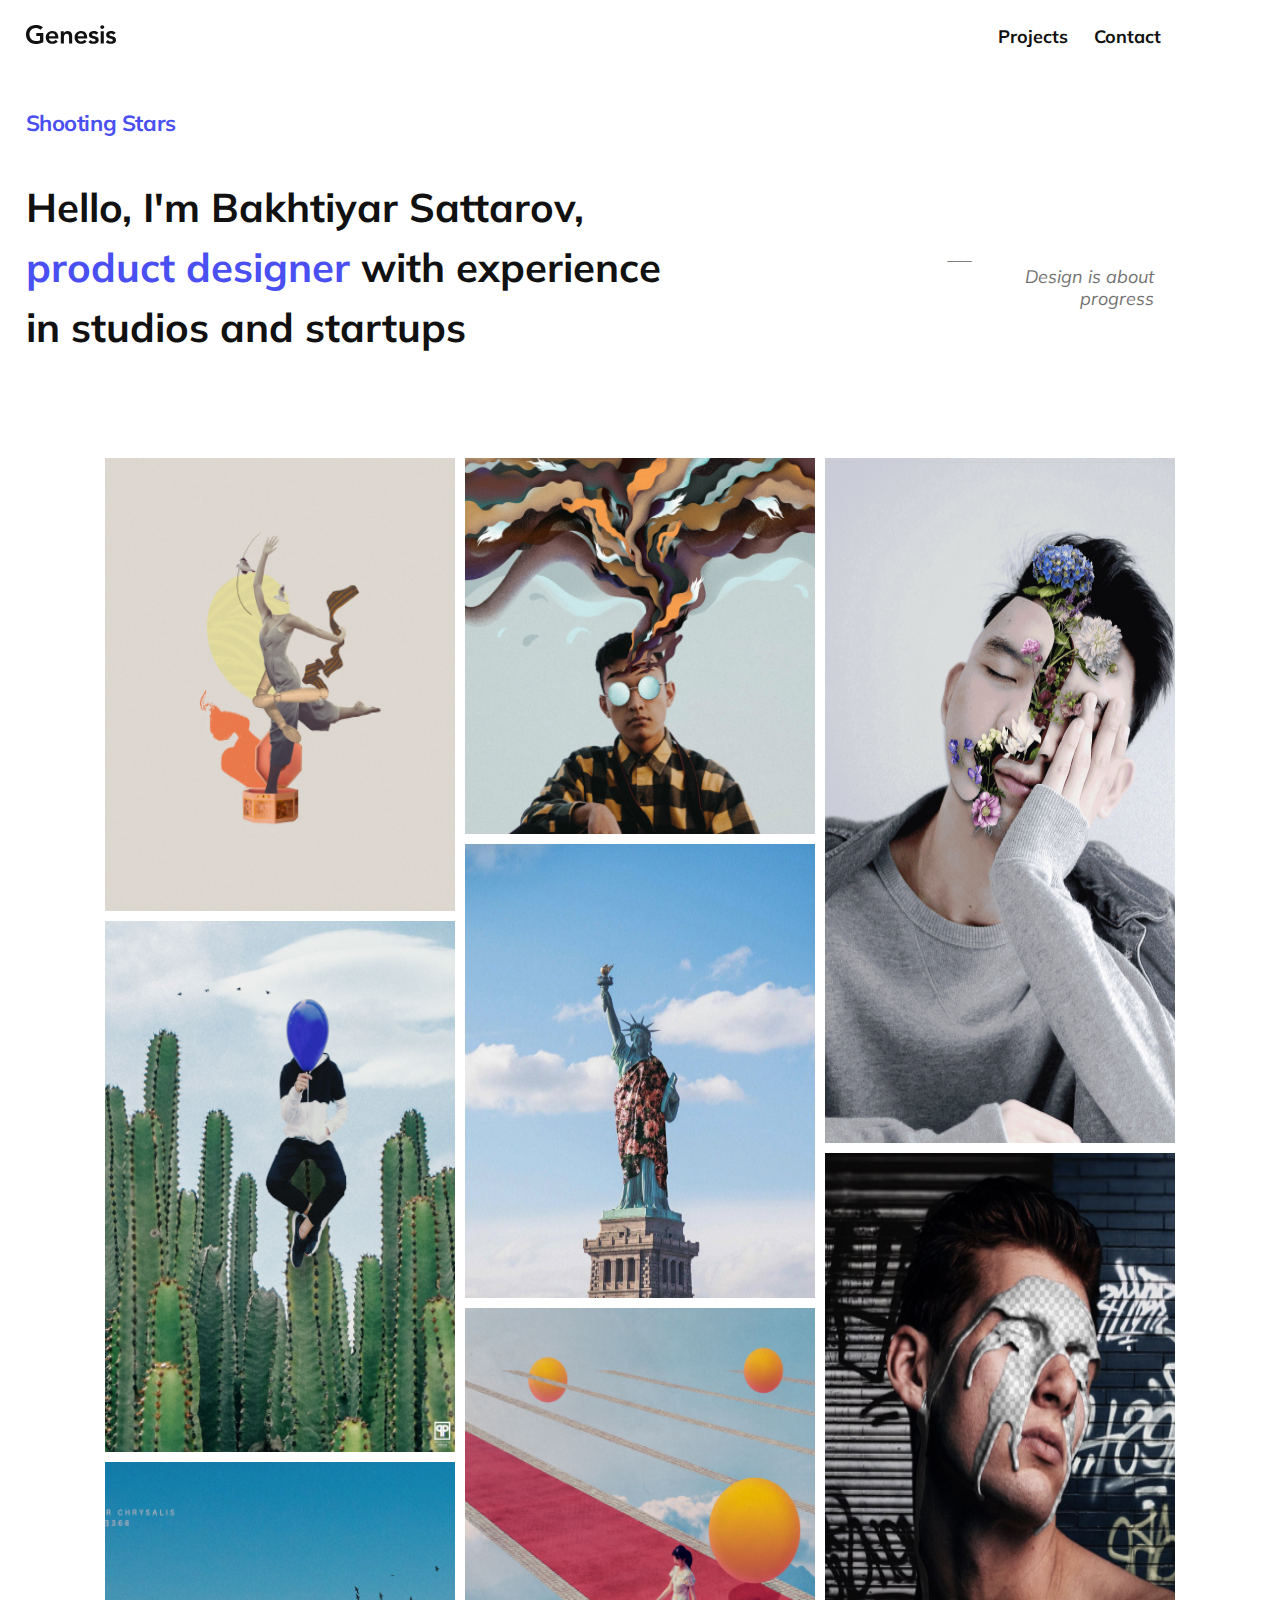
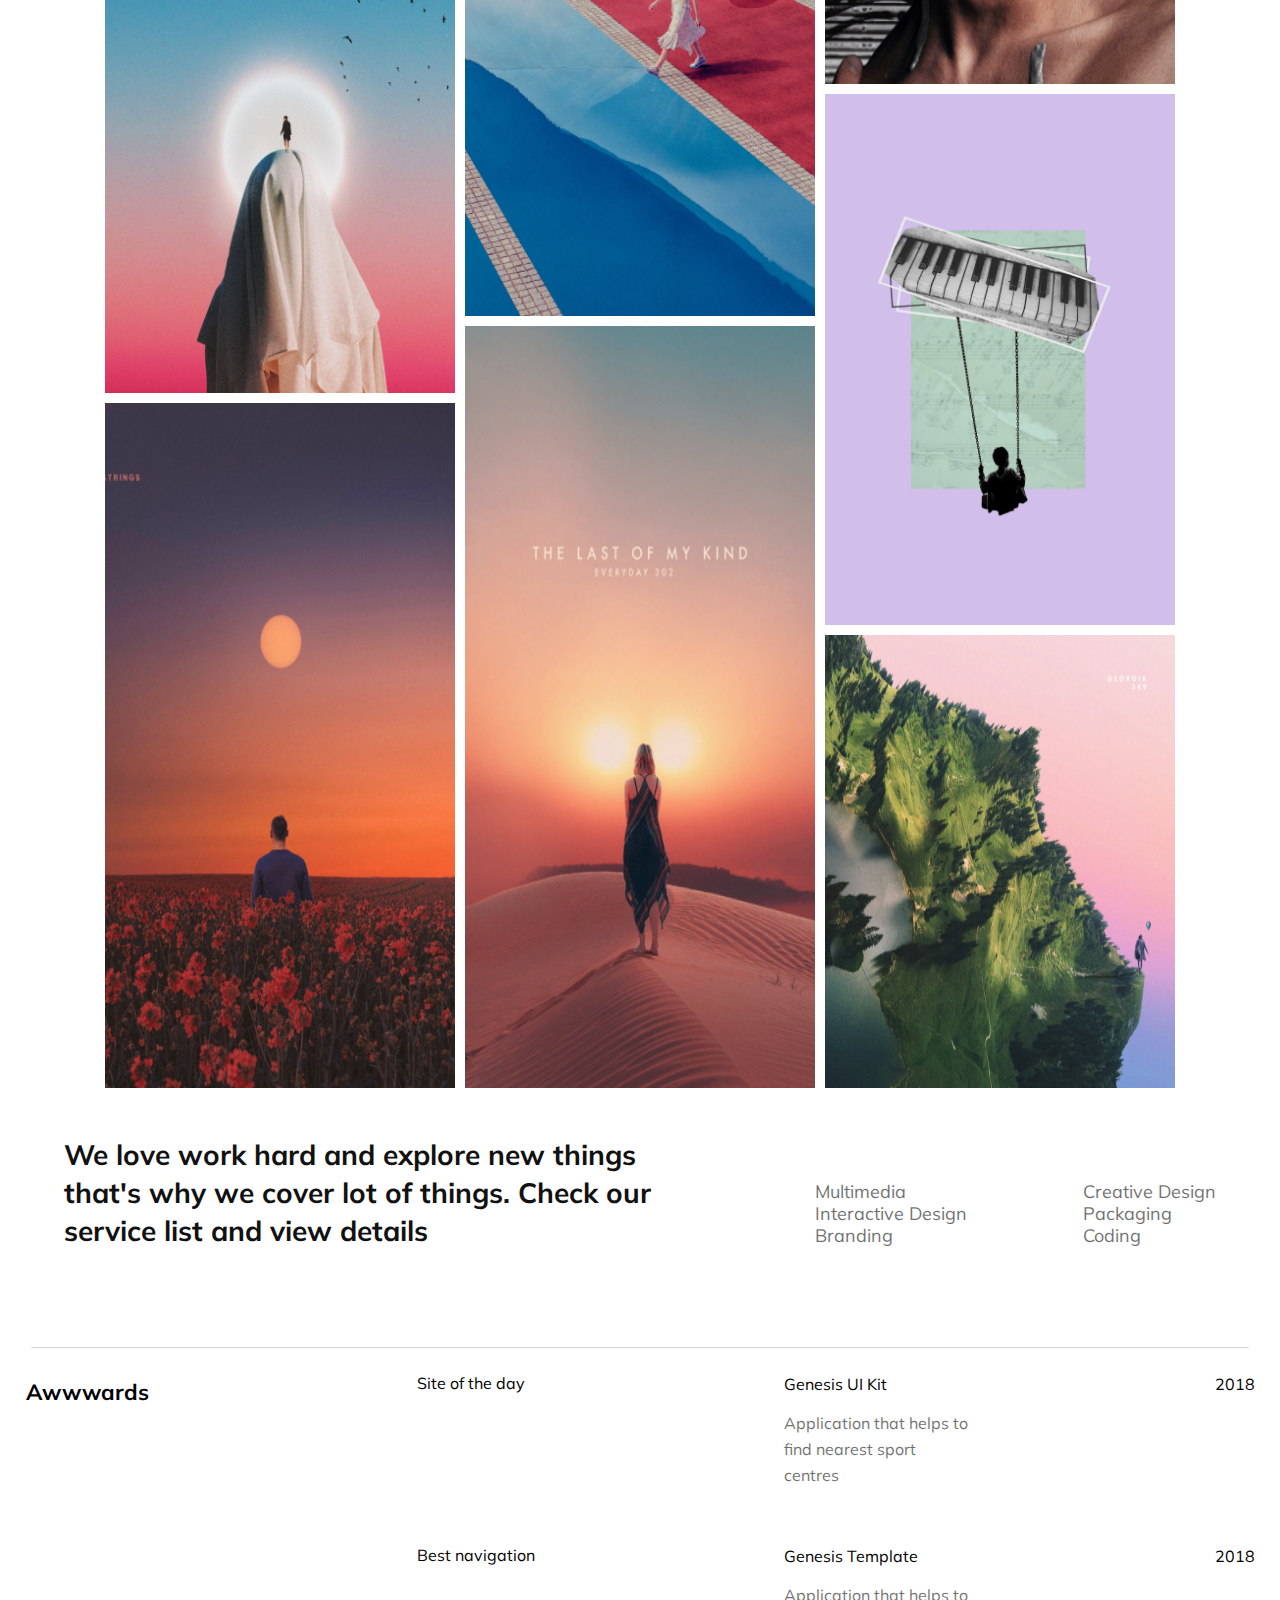
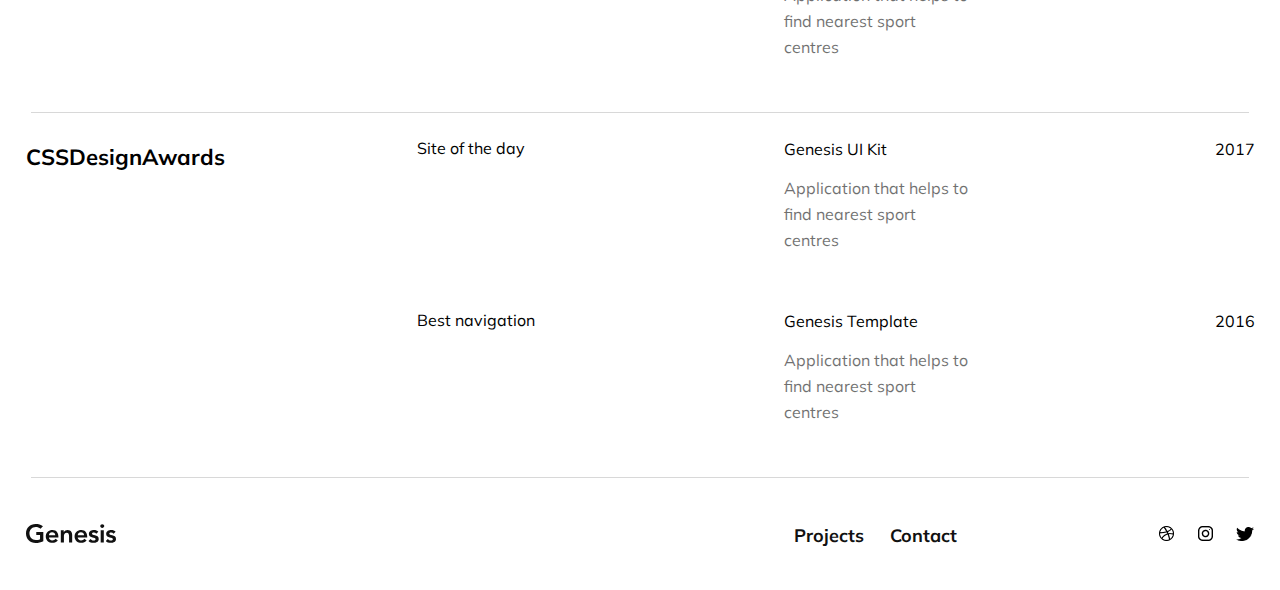
<file: index.html>
<!DOCTYPE html>
<html lang="en">
    <head>
        
        <meta charset="utf-8">
        <meta name="viewport" content="width=device-width, initial-scale=1.0">
        <link rel="preconnect" href="https://fonts.googleapis.com">
        <link rel="preconnect" href="https://fonts.gstatic.com" crossorigin>
        <link href="https://fonts.googleapis.com/css2?family=Mulish&display=swap" rel="stylesheet"> 
        <link rel="stylesheet" href="styles/normalize.css">
        <link rel="stylesheet" href="styles/index.css"> 
        <title>Genesis</title>
    </head>
<body>
    <div class="content-container">
     
        <nav class="header">
            
            <div>
               <a class="header-logo" href="#"><img src="images/Logo.svg" alt="logo"></a>
            </div>
            <div class="header-links">
            <ul> 
                <li><a class="header-text" href="pages/project-details.html">Projects</a></li>
                <li><a class="header-text" href="pages/contact.html">Contact</a></li>
            </ul>
            </div>
            
        </nav>
    </div>
    <div class="design">
    <div class="design-left">
    <div>
        <h2 class="main-title">Shooting Stars</h2>
        <p class="title-info">Hello, I'm Bakhtiyar Sattarov, <span class="colored-txt">product designer</span> with 
            experience in studios and startups</p>
    </div>
</div>
    
    <section class="design-right">
       <div>
        <p class="design-line">___</p>
        <p class="design-text">Design is about progress</p>
       </div>
    
    </section>
    </div>
        <section class="grid-position">
        <div class="collage-container">
            <div class="collage-img1 column-left collage1"><img src="images/Img1.png" alt="collage image"></div>
            <div class="collage-img2 column-middle collage2"><img src="images/Img2.png" alt="collage image"></div>
            <div class="collage-img3 column-right collage3"><img src="images/Img3.png" alt="collage image"></div>
            <div class="collage-img4 column-left collage4"><img src="images/Img4.png" alt="collage image"></div>
            <div class="collage-img5 column-middle collage5"><img src="images/Img5.png" alt="collage image"></div>
            <div class="collage-img6 column-right collage6"><img src="images/Img6.png" alt="collage image"></div>
            <div class="collage-img7 column-left collage7"><img src="images/Img7.png" alt="collage image"></div>
            <div class="collage-img8 column-middle collage8"><img src="images/Img8.png" alt="collage image"></div>
            <div class="collage-img9 column-right collage9"><img src="images/Img9.png" alt="collage image"></div>
            <div class="collage-img10 column-left collage10"><img src="images/Img10.png" alt="collage image"></div>
            <div class="collage-img11 column-middle collage11"><img src="images/Img11.png" alt="collage image"></div>
            <div class="collage-img12 column-right collage12"><img src="images/Img12.png" alt="collage image"></div>
        </div>
        </section>
       
        <div class="service">
            <h4 class="heading-text">We love work hard and explore new things that's why
                we cover lot of things. Check our service list and view details</h4>
        <div class="service-left">
         <ul class="services">
            <li><a class="service-1" href="#">Multimedia</a></li>
            <li><a class="service-2" href="#">Interactive Design</a></li>
            <li><a class="service-3" href="#">Branding</a></li>
         </ul>
        </div>
        <div class="service-right">
         <ul class="services">
            <li><a class="service-4" href="#">Creative Design</a></li>
            <li><a class="service-5" href="#">Packaging</a></li>
            <li><a class="service-6" href="#">Coding</a></li>
         </ul>
    </div>
    </div>
    <hr>
     <div class="awards">
            <div class="award">
            <p class="awards-main-txt">Awwwards</p>
            <p class="awards-bold-txt">Site of the day</p>
            <div class="award-text">
            <p class="awards-regular-txt">Genesis UI Kit</p>
            <p class="awards-light-txt">Application that helps to find nearest sport centres</p>
            </div>
            <p class="awards-year">2018</p>
    </div>
    <div class="award">
            <p class="awards-main-txt"></p>
            <p class="awards-bold-txt">Best navigation</p>
            <div class="award-text">
            <p class="awards-regular-txt">Genesis Template</p>
            <p class="awards-light-txt">Application that helps to find nearest sport centres</p>
            </div>
            <p class="awards-year">2018</p>
    </div>
     </div>
     
    <hr>
    <div class="awards"></div>
        <div class="award">
        <p class="awards-main-txt">CSSDesignAwards</p>
        <p class="awards-bold-txt">Site of the day</p>
        <div class="award-text">
        <p class="awards-regular-txt">Genesis UI Kit</p>
        <p class="awards-light-txt">Application that helps to find nearest sport centres</p>
        </div>
        <p class="awards-year">2017</p>
</div>
<div class="award">
        <p class="awards-main-txt"></p>
        <p class="awards-bold-txt">Best navigation</p>
        <div class="award-text">
        <p class="awards-regular-txt">Genesis Template</p>
        <p class="awards-light-txt">Application that helps to find nearest sport centres</p>
        </div>
        <p class="awards-year">2016</p>  
</div>
<hr>
    <footer>
        <div>
    <a class="footer-logo" href="#"><img src="images/Logo.svg" alt="logo"></a>
        </div>
        <div class="footer-text">
    <ul> 
        <li><a class="footer-links" href="pages/project-details.html">Projects</a></li>
        <li><a class="footer-links" href="pages/contact.html">Contact</a></li>
    </ul>
  <div class="footer-logos">
    <a href="#"><img src="images/dribbble-logo.png" alt="dribble logo"></a>
    <a href="#"><img src="images/instagram-logo.png" alt="instagram logo"></a>
    <a href="#"><img src="images/twitter-logo.png" alt="twitter logo"></a>
  </div>
</div>
</footer>

</body>
</html>
</file>
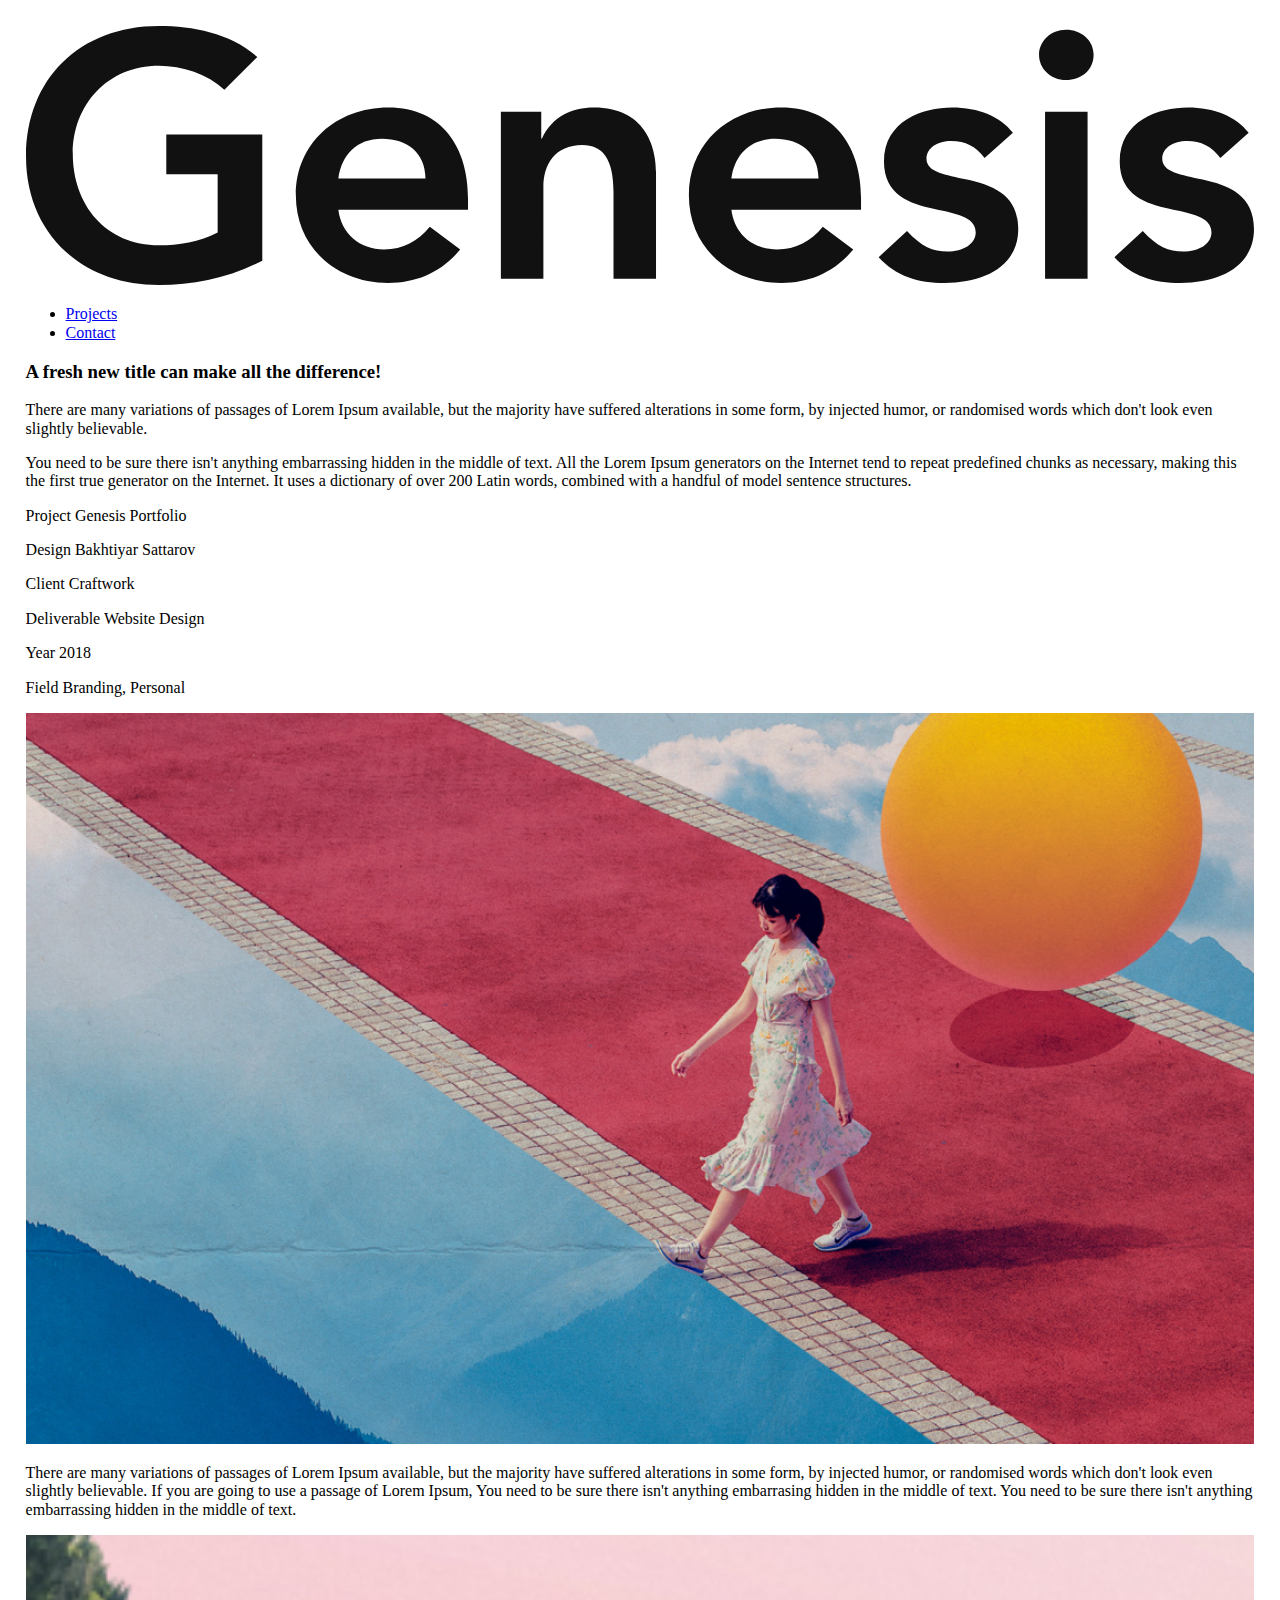
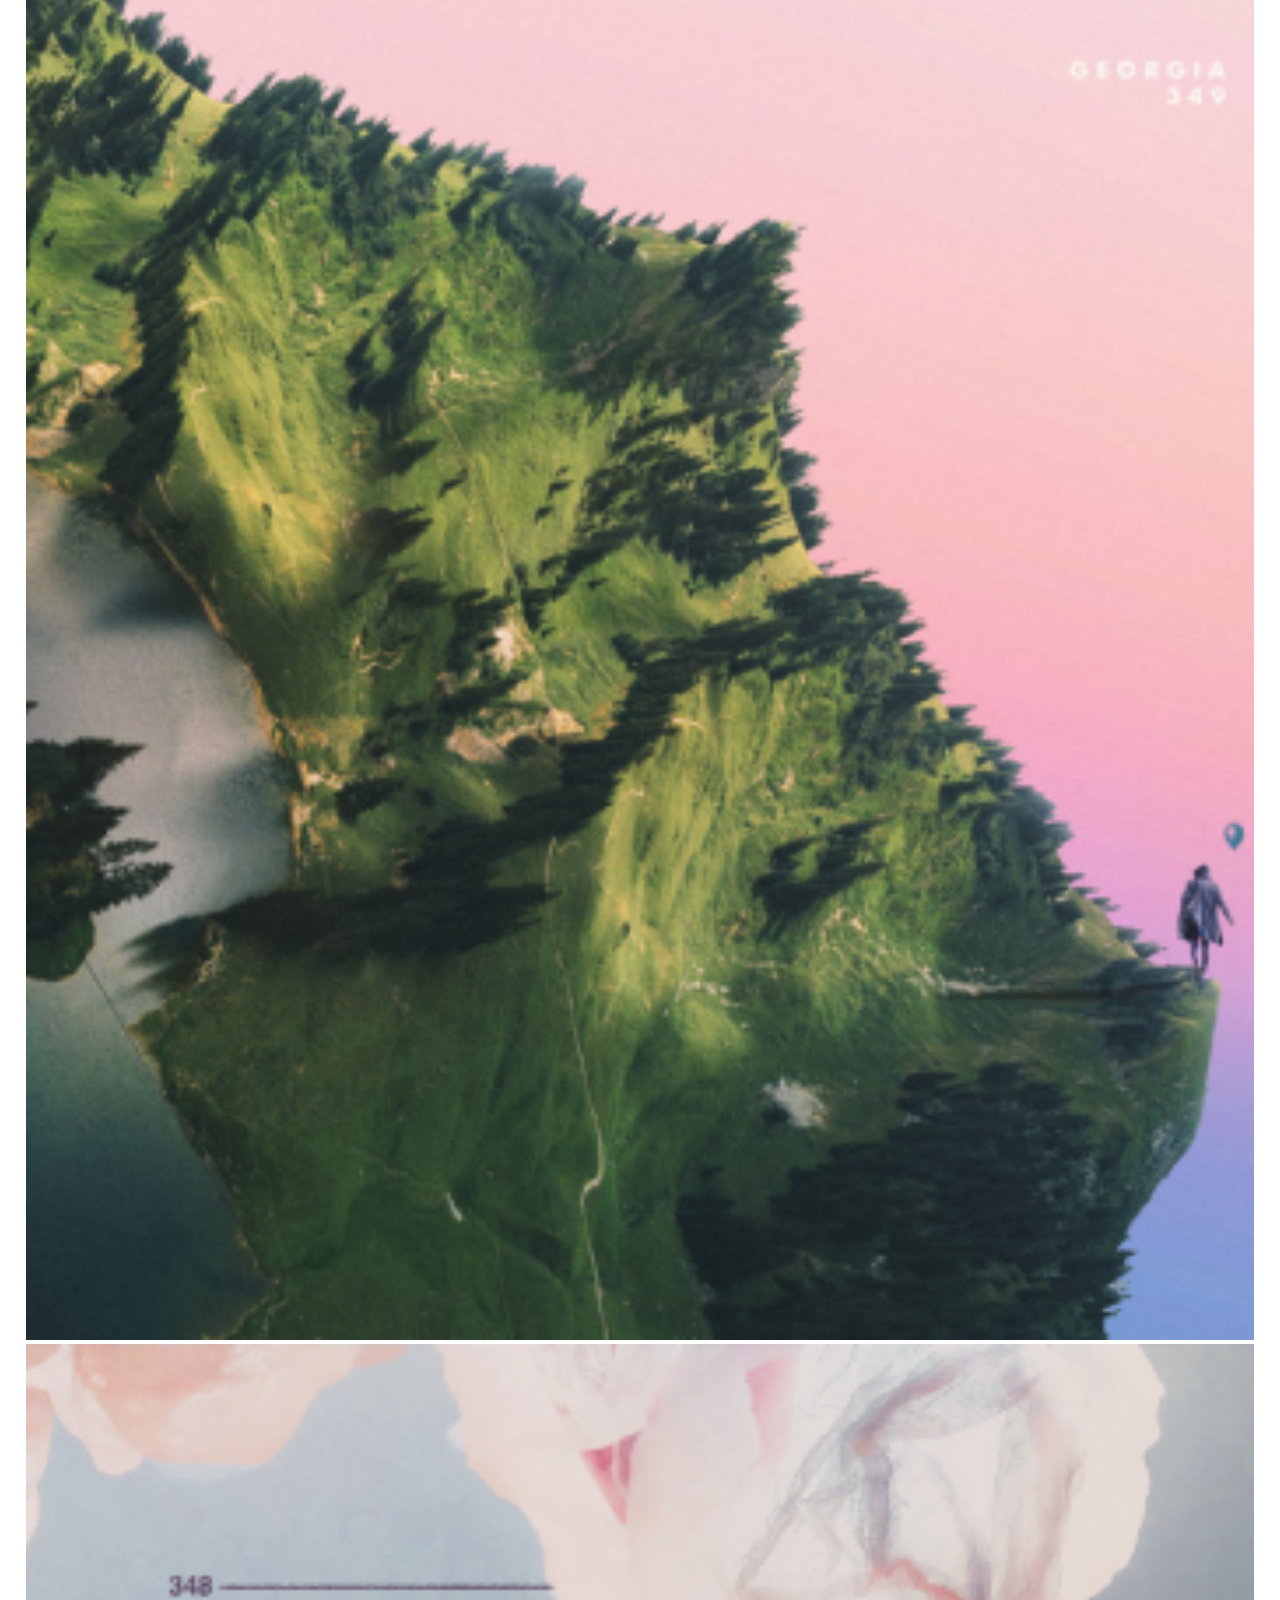
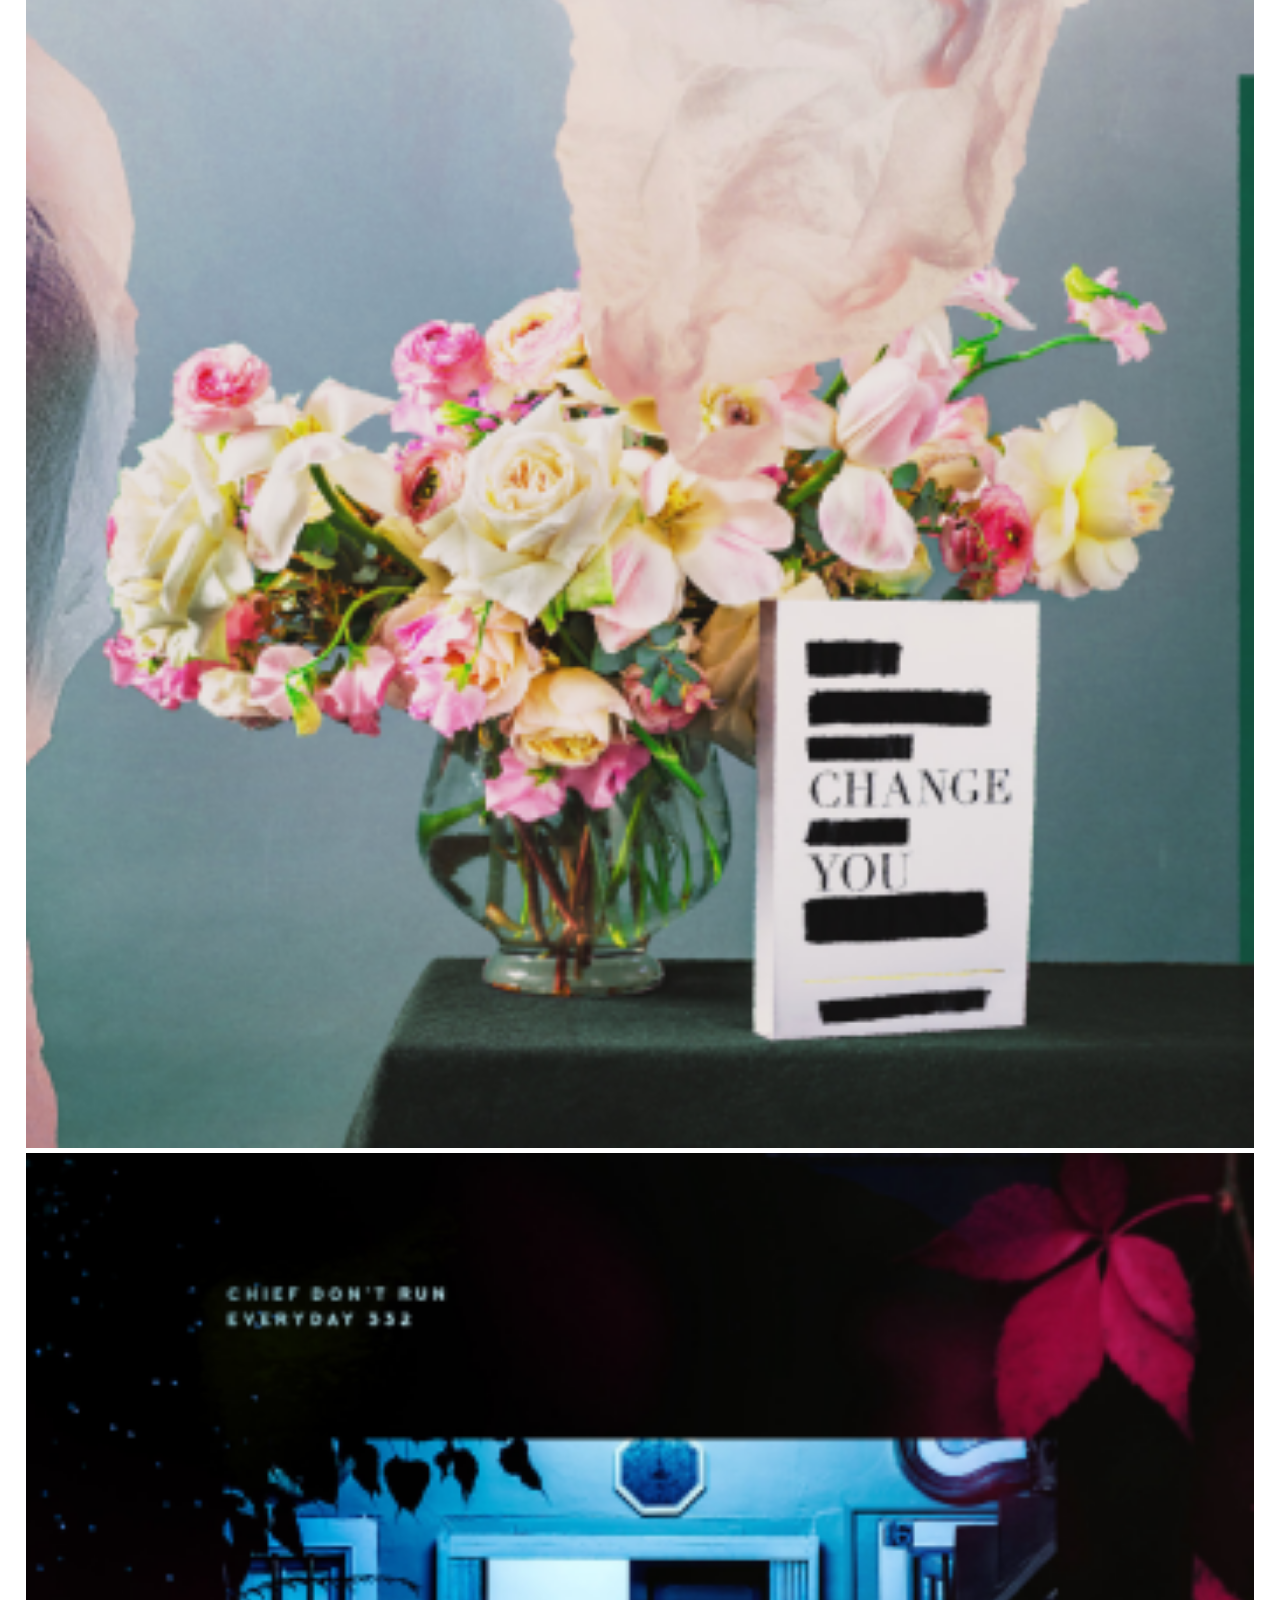
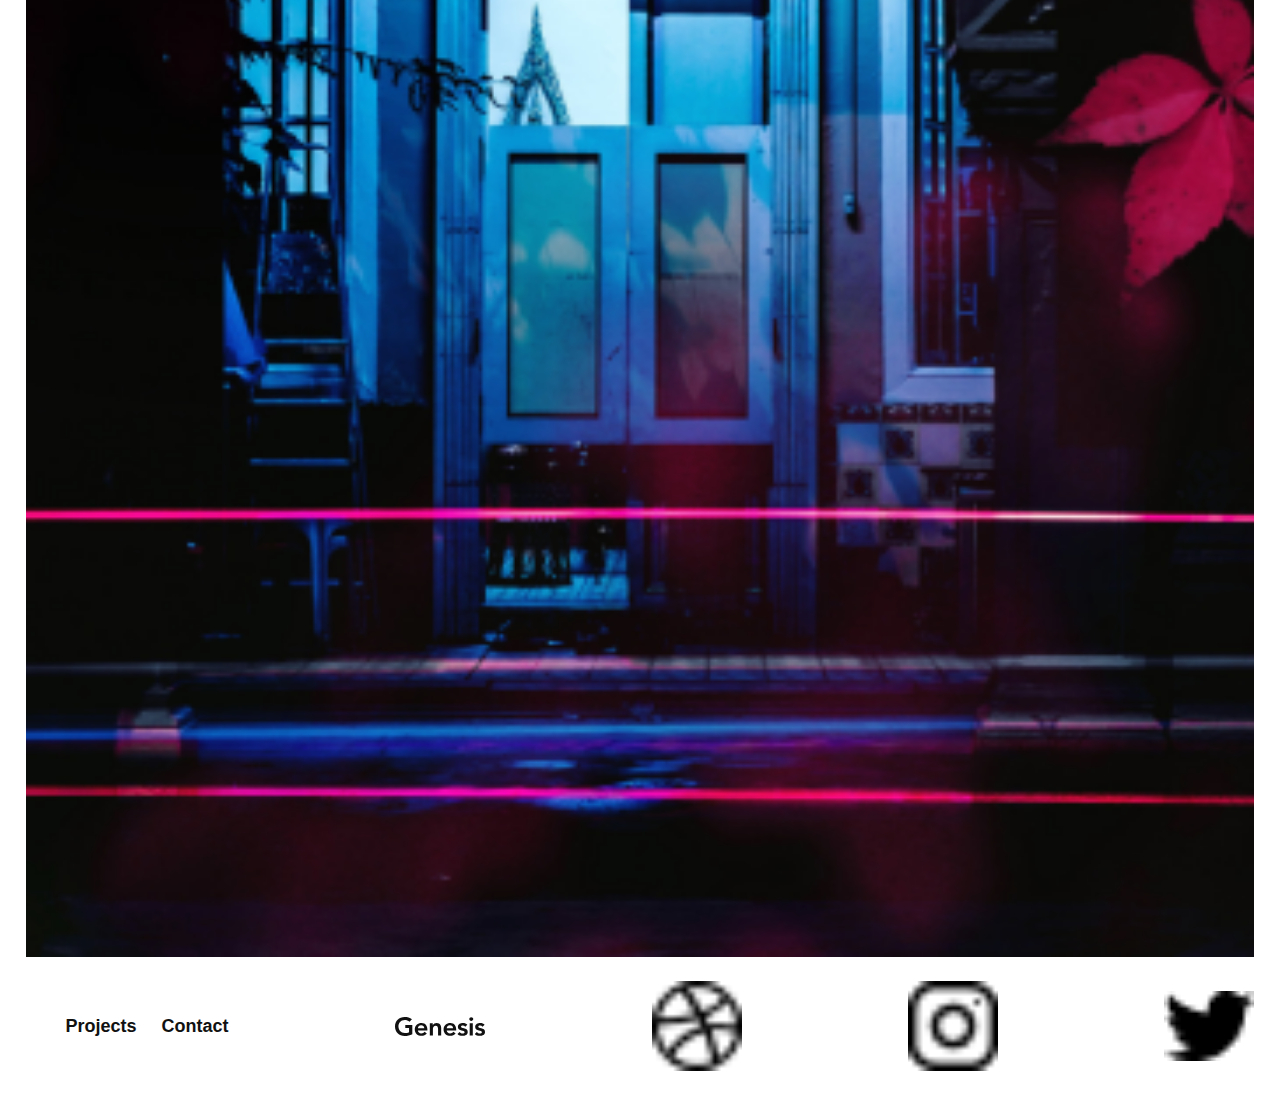
<file: project-details.html>
<!DOCTYPE html>
<html lang="en">
    <head>
        
        <meta charset="utf-8">
        <meta name="viewport" content="width=device-width, initial-scale=1.0">
        <link rel="stylesheet" href="styles/normalize.css">
        <link rel="stylesheet" href="styles/index.css"> 
        <title>Project Details</title>
    </head> 
    <body>
    <div class="content-container">
        <nav>
            <div class="nav-logo">
                <img src="images/Logo.svg" alt="logo">
                <ul> 
                    <li><a class="nav-text" href="project-details.html">Projects</a></li>
                    <li><a class="nav-text" href="contact.html">Contact</a></li>
                </ul>
            </div>
        </nav>
        <div>
            <h3 class="project-heading">A fresh new title can make all the difference!</h3>
        </div>
        <div>
                <p class="project-text">There are many variations of passages of Lorem Ipsum
                available, but the majority have suffered alterations in some form, by injected humor, or randomised
                words which don't look even slightly believable.
            </p>
            <p>You need to be sure there isn't anything embarrassing hidden in the middle of text.
                All the Lorem Ipsum generators on the Internet tend to repeat predefined chunks as
                necessary, making this the first true generator on the Internet. It uses a dictionary of over 200 Latin words, combined with a handful
                of model sentence structures.
            </p>
        </div>
<div class="details"></div>
    <p class="details-1">Project <span>Genesis Portfolio</span> </p>
    <p class="details-2">Design <span>Bakhtiyar Sattarov</span></p>
    <p class="details-3">Client <span>Craftwork</span></p>
    <p class="details-4">Deliverable <span>Website Design</span></p>
    <p class="details-5">Year <span>2018</span></p>
    <p class="detsils-6">Field <span>Branding, Personal</span></p>
    </div>
    
      <div>
        <img src="images/woman.png"  alt="woman walking">
    </div>
    <p>There are many variations of passages of Lorem Ipsum available, but the majority have suffered alterations in some form, 
       by injected humor, or randomised words which don't look even slightly believable. 
       If you are going to use a passage of Lorem Ipsum, You need to be sure 
       there isn't anything embarrasing hidden in the middle of text. 
       You need to be sure there isn't anything embarrassing hidden in the middle of text.
    </p>  
 
    <div class="images">
        <img src="images/green_edge.png" alt="someone standing on the edge">
        <img src="images/flowers.png" alt="flowers">
        <img src="images/door.png" alt="door">
    </div>  
   <footer>
    <ul> 
        <li><a class="footer-links" href="project-details.html">Projects</a></li>
        <li><a class="footer-links" href="contact.html">Contact</a></li>
    </ul>
    <img src="images/Logo.svg" alt="logo">
    <img src="images/dribbble-logo.png" alt="dribble logo">
    <img src="images/instagram-logo.png" alt="instagram logo">
    <img src="images/twitter-logo.png" alt=" twitter logo">
   </footer>
    

    </body>
</html>
</file>
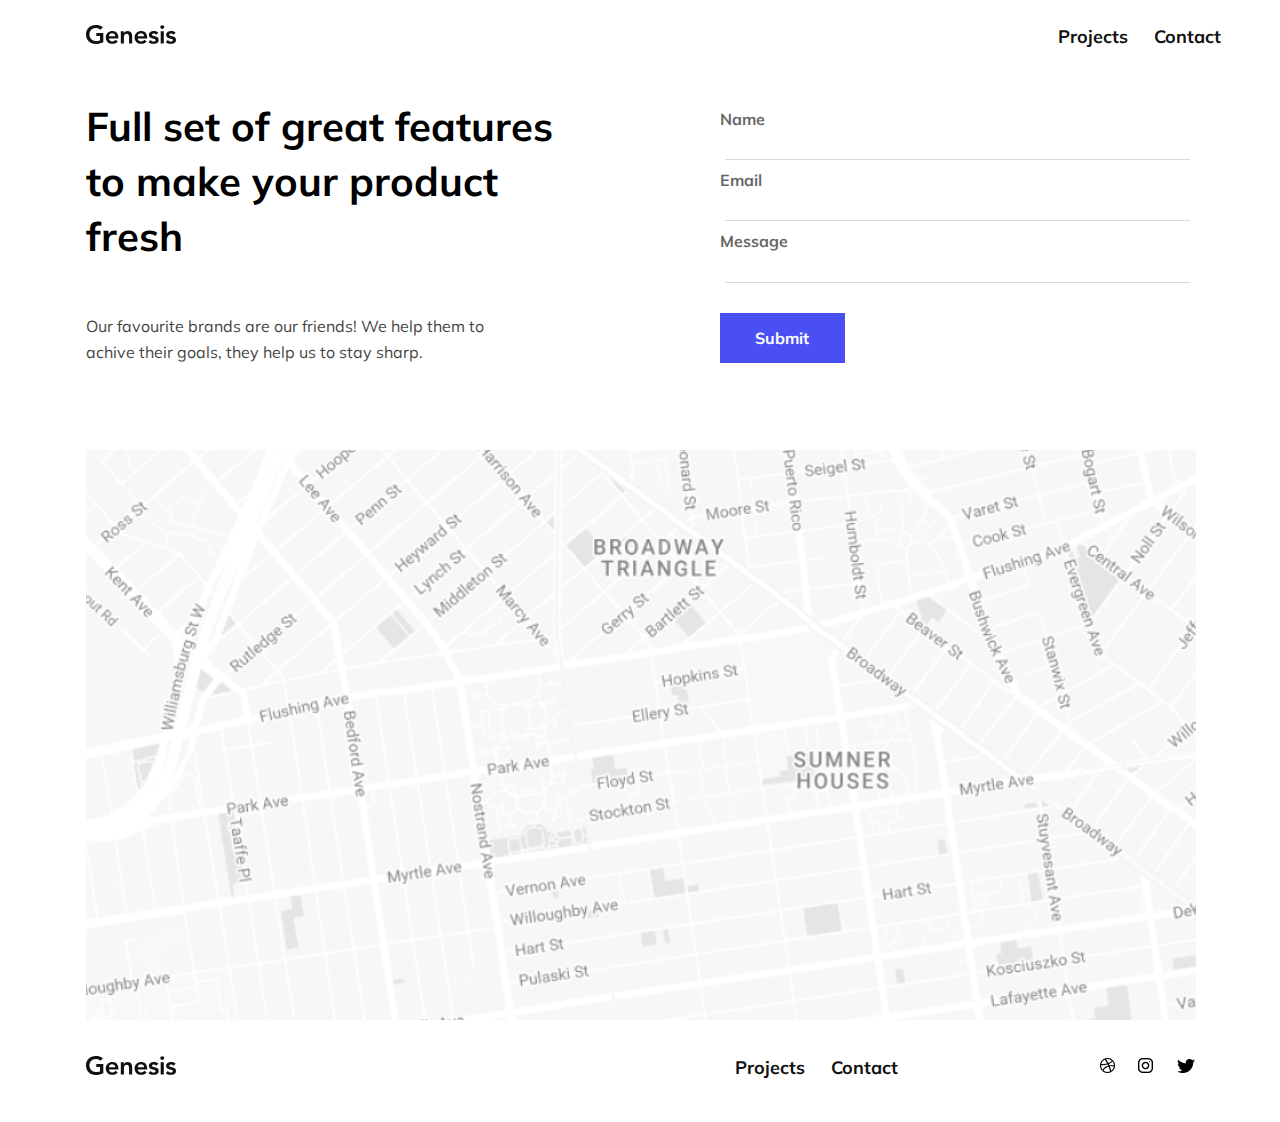
<file: pages/contact.html>
<!DOCTYPE html>
<html lang="en">
    <head>
        
        <meta charset="utf-8">
        <meta name="viewport" content="width=device-width, initial-scale=1.0">
        <link rel="preconnect" href="https://fonts.googleapis.com">
        <link rel="preconnect" href="https://fonts.gstatic.com" crossorigin>
        <link href="https://fonts.googleapis.com/css2?family=Mulish&display=swap" rel="stylesheet"> 
        <link rel="stylesheet" href="../styles/normalize.css">
        <link rel="stylesheet" href="../styles/contact.css">

        <title>Contact</title>
    </head> 
    <body>
        <div class="content-container"><!--Can probably remove this-->
            <nav class="header">
                <div>
                    <a class="header-logo" href="../index.html"><img src="../images/Logo.svg" alt="logo"></a>
                 </div>
                 <div class="header-links">
                 <ul> 
                     <li><a class="header-text" href="project-details.html">Projects</a></li>
                     <li><a class="header-text" href="contact.html">Contact</a></li>
                 </ul>
                 </div>
            </nav>
        </div>
        <div class="contact-container">
            <div class="contact-left">
            <h3 class="contact-heading">Full set of great features to make your product fresh</h3>
            <p class="contact-info">Our favourite brands are our friends! We help them to achive their goals, they help us to stay sharp.</p>
            </div>
        <div class="contact-right">
            <form class="form">
                <label for="name" class="form-label name">Name</label>
                <input type="text" class="form-input" id="name">
                <label for="email" class="form-label email">Email</label>    
                <input type="email" class="form-input" id="email">
                <label for="message" class="form-label message">Message</label>  
                <input name="text" id="message" class="form-input">
                <button type="submit" class="form-btn">Submit</button>   
            </form>
        </div>
        </div>
           <div>
            <img class="map-img" src="../images/Map.png" alt="map">
           </div>
        
            <footer>
                <div>
                <a href="../index.html"><img src="../images/Logo.svg" alt="logo"></a>
                </div>
                <div class="footer-text">
                <ul> 
                    <li><a class="footer-links" href="project-details.html">Projects</a></li>
                    <li><a class="footer-links" href="contact.html">Contact</a></li>
                </ul>
               <div class="footer-logos">
                    <a href="#"><img src="../images/dribbble-logo.png" alt="dribble logo"></a>
                    <a href="#"><img src="../images/instagram-logo.png" alt="instagram logo"></a>
                    <a href="#"><img src="../images/twitter-logo.png" alt=" twitter logo"></a>
                </div>
                </div>
            </footer>
</body>
</html>
</file>
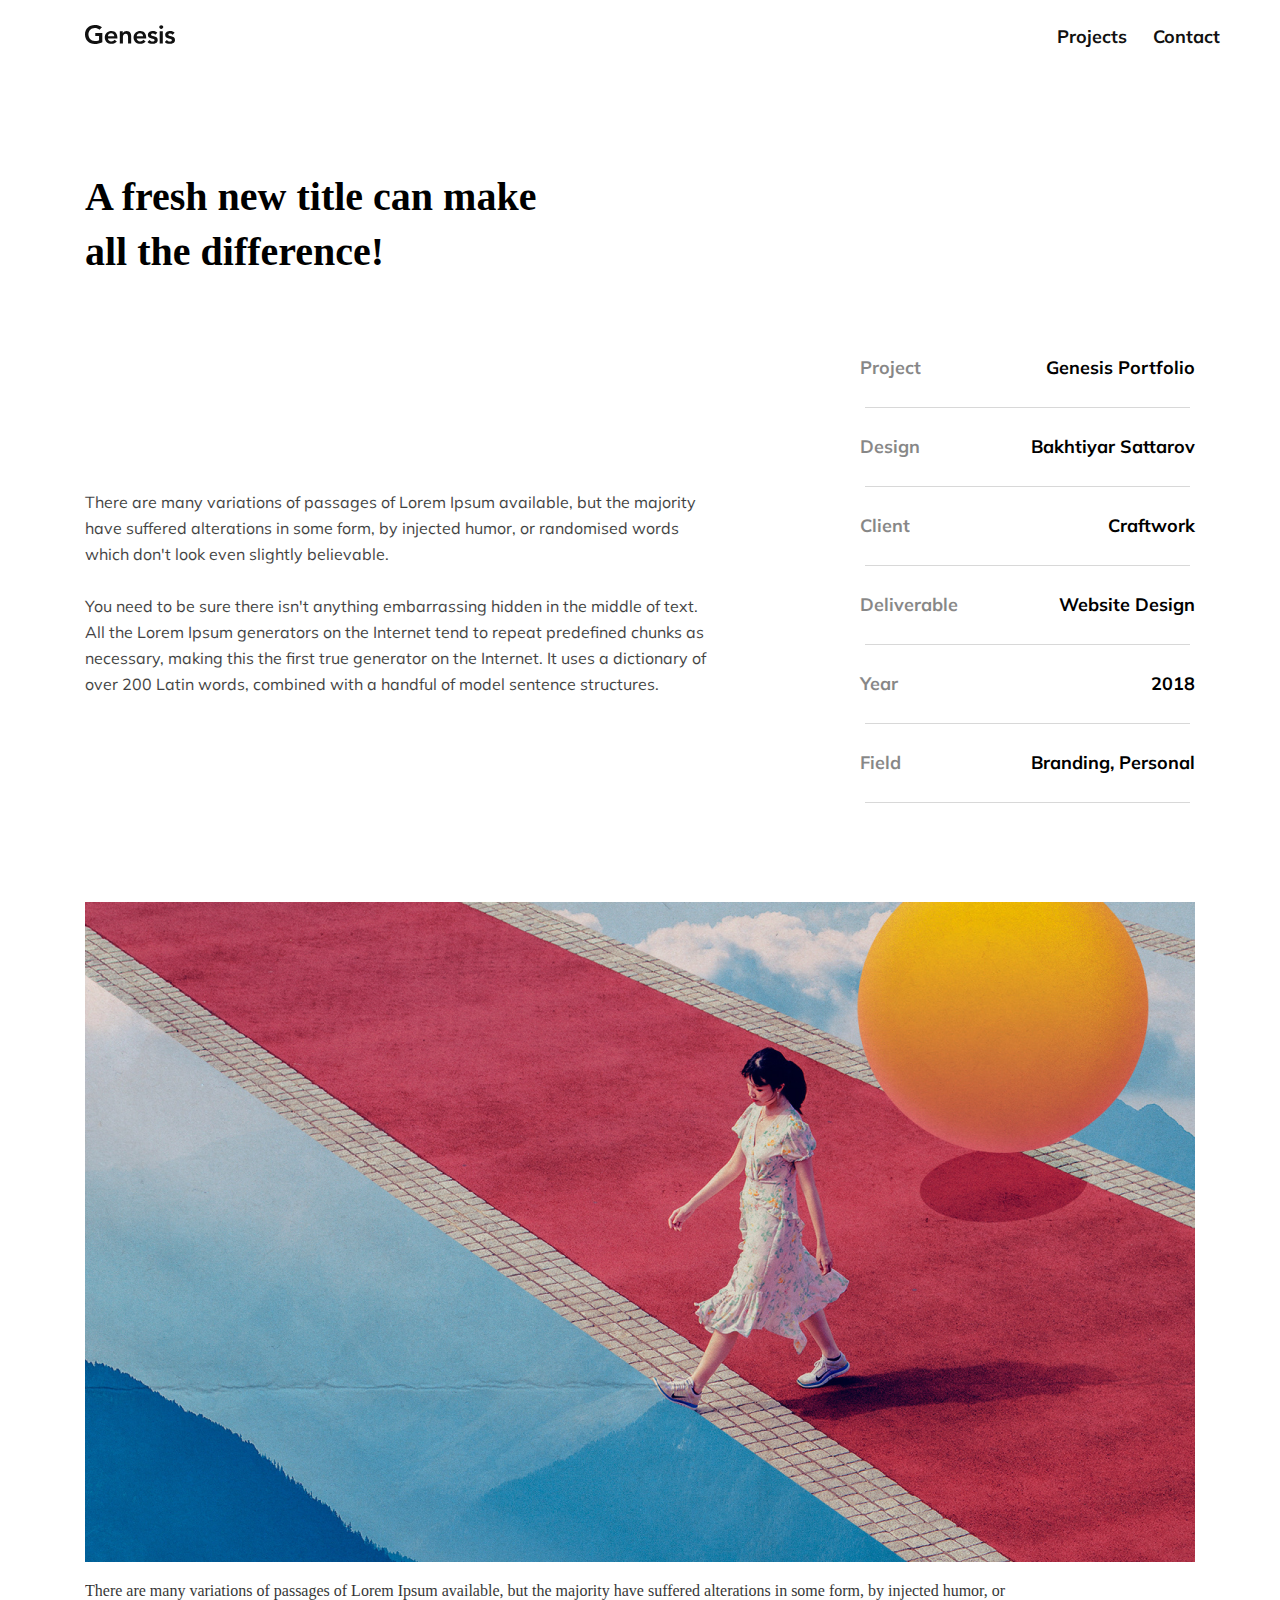
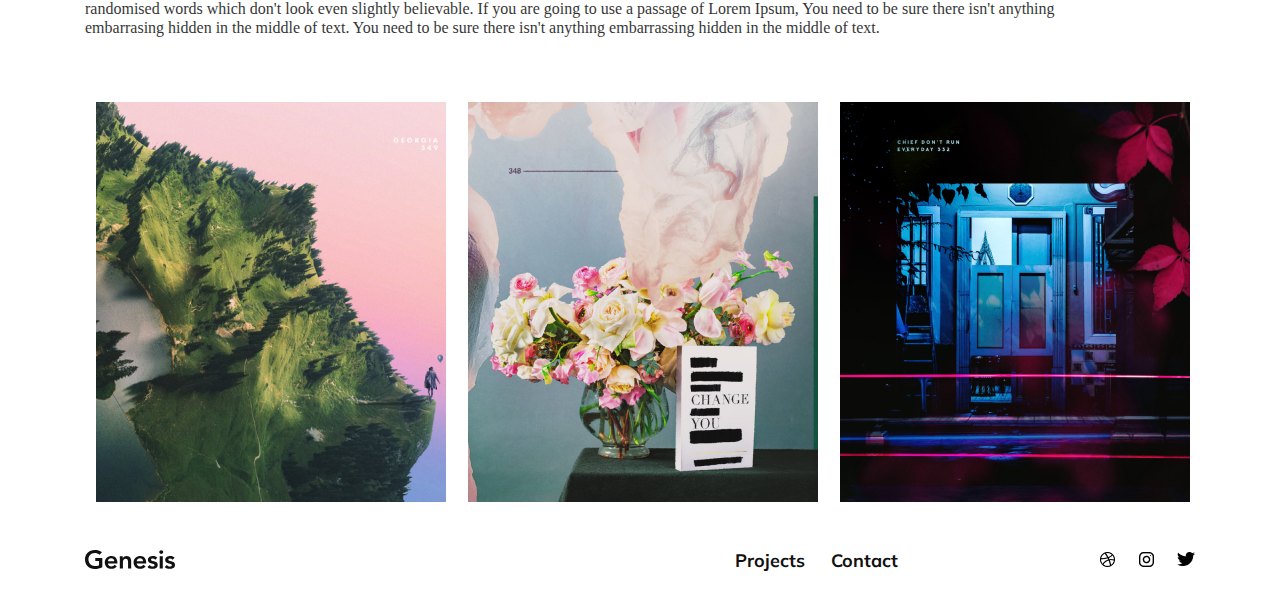
<file: pages/project-details.html>
<!DOCTYPE html>
<html lang="en">
    <head>
        
        <meta charset="utf-8">
        <meta name="viewport" content="width=device-width, initial-scale=1.0">
        <link rel="preconnect" href="https://fonts.googleapis.com">
        <link rel="preconnect" href="https://fonts.gstatic.com" crossorigin>
        <link href="https://fonts.googleapis.com/css2?family=Mulish&display=swap" rel="stylesheet"> 
        <link rel="stylesheet" href="../styles/normalize.css">
        <link rel="stylesheet" href="../styles/project-details.css"> 
        <title>Project Details</title>
    </head> 
    <body>
    <div class="content-container">
        <nav class="header">
            <div>
                <a class="header-logo" href="../index.html"><img src="../images/Logo.svg" alt="logo"></a>
            </div>
                <div class="header-links">
                <ul> 
                    
                    <li><a class="header-text" href="project-details.html">Projects</a></li>
                    <li><a class="header-text" href="contact.html">Contact</a></li>
                </ul>
                </div>
            
        </nav>
        <div class="project-container">
    <section class="left-text">
            <h3 class="project-heading">A fresh new title can make all the difference!</h3>
    </section>
        </div>

    
        <div class="detail-text">
            <div class="details">
                <p class="project-text">There are many variations of passages of Lorem Ipsum
                available, but the majority have suffered alterations in some form, by injected humor, or randomised
                words which don't look even slightly believable.
                <br>
                <br>
                You need to be sure there isn't anything embarrassing hidden in the middle of text.
                All the Lorem Ipsum generators on the Internet tend to repeat predefined chunks as
                necessary, making this the first true generator on the Internet. It uses a dictionary of over 200 Latin words, combined with a handful
                of model sentence structures.
            </p>
        </div>
        
   
   <div class="detail-text">
   <div class="right-text">
        <div class="details-right">
          <div class="text1"><p class="details-light">Project</p>
            <p class="details-bold">Genesis Portfolio</p> 
          </div>
          <hr>
            <div class="text2"><p class="details-light">Design </p>
            <p class="details-bold">Bakhtiyar Sattarov</p>
            </div>
            <hr>
            <div class="text1"><p class="details-light">Client</p> 
            <p class="details-bold">Craftwork</p>
            </div>
            <hr>
            <div class="text2"><p class="details-light">Deliverable</p> 
            <p class= "details-bold">Website Design</p>
            </div>
            <hr>
            <div class="text1"><p class="details-light">Year </p>
            <p class="details-bold">2018</p>
            </div>
            <hr>
            <div class="text2"><p class="details-light">Field </p>
            <p class="details-bold">Branding, Personal</p>
            </div>
            <hr>
   </div>
   </div>
     </div>
     </div>
   
    <img class="img-woman" src="../images/woman.png"  alt="woman walking">
    <p class="project-text1">There are many variations of passages of Lorem Ipsum available, but the majority have suffered alterations in some form, by injected humor, or <br> randomised words which don't look even slightly believable. 
        If you are going to use a passage of Lorem Ipsum, You need to be sure 
        there isn't anything <br> embarrasing hidden in the middle of text. <!--fix the text-->
        You need to be sure there isn't anything embarrassing hidden in the middle of text.
    </p>  
 
    <div class="images">
        <img src="../images/green_edge.png" alt="someone standing on the edge">
        <img src="../images/flowers.png" alt="flowers">
        <img src="../images/door.png" alt="door">
    </div>  
   <footer>
    <div>
    <a href="index.html"><img src="../images/Logo.svg" alt="logo"></a>
    </div>
    <div class="footer-text">
    <ul> 
    
        <li><a class="footer-links" href="project-details.html">Projects</a></li>
        <li><a class="footer-links" href="contact.html">Contact</a></li>
        
    </ul>
    <div class="footer-logos">
    <a href="#"><img src="../images/dribbble-logo.png" alt="dribble logo"></a>
    <a href="#"><img src="../images/instagram-logo.png" alt="instagram logo"></a>
    <a href="#"><img src="../images/twitter-logo.png" alt=" twitter logo"></a>
    </div>
    </div>

</footer>
    </div>
</body>
</html>
</file>
<file: styles/index.css>
.header{display:flex;justify-content:space-between;align-items:center;max-width:1109px;width:100%;height:23px}.header-text{display:flex;font-family:"mulish",sans-serif;color:#111111}.header ul{display:flex;font-size:18px;font-weight:700;max-width:163px;width:100%;list-style:none;justify-content:space-between}.header ul a{text-decoration:none}footer{display:flex;justify-content:space-between;align-items:center;margin-top:20px}footer img{max-width:90px}footer .footer-text{display:flex;justify-content:space-between;align-items:center;width:500px}footer .links{display:flex;max-width:353px;width:100%;justify-content:space-between;align-items:center}footer ul{display:flex;font-size:18px;font-weight:700;max-width:163px;width:100%;list-style-type:none;justify-content:space-between}footer ul a{display:flex;text-decoration:none;font-family:"mulish",sans-serif;color:#111111}footer .footer-logos{display:flex;justify-content:space-between;align-items:center;max-width:95px;width:100%}body{max-width:1400px;margin:auto;display:flex;flex-direction:column;font-style:"mulish",sans-serif;padding:2%}.main-title{width:173px;height:28px;margin-top:60px;font-family:"Mulish";font-weight:700;font-size:22px;line-height:28px;letter-spacing:-0.42px;color:#4A4FF2}.title-info{max-width:635px;width:100%;min-height:191px;font-family:"Mulish";font-weight:700;font-size:40px;line-height:60px;color:#111111}.colored-txt{color:#4A4FF2}.design{display:flex;align-items:center;justify-content:space-between}.design-left{display:flex;justify-content:center;max-width:635px;width:100%;min-height:251px}.design-right{display:flex;justify-content:center;flex-direction:column;align-items:flex-end;max-width:212px;width:100%;height:34px;margin-right:100px;margin-top:80px}.design-line{width:30px;height:2px;opacity:50%}.design-text{max-width:207px;width:100%;height:23px;text-align:right;font-family:"mulish";font-weight:400;font-style:italic;font-size:18px;line-height:22px;opacity:60%;color:#111111}.grid-position{display:flex;justify-content:center;align-items:flex-start;max-width:1110px;width:100%;margin:auto;box-sizing:border-box;margin-top:50px;margin-bottom:10px;padding:0 20px}.collage-container{display:grid;grid-template-columns:repeat(9,1fr);grid-template-rows:repeat(29,1fr);width:100%;grid-gap:10px}img{width:100%;height:100%;overflow:hidden}.column-left{grid-column:1/4}.column-middle{grid-column:4/7}.column-right{grid-column:7/10}.collage1{grid-row:1/7}.collage2{grid-row:1/6}.collage3{grid-row:1/10}.collage4{grid-row:7/14}.collage5{grid-row:6/12}.collage6{grid-row:10/17}.collage7{grid-row:14/21}.collage8{grid-row:12/20}.collage9{grid-row:17/24}.collage10{grid-row:21/30}.collage11{grid-row:20/30}.collage12{grid-row:24/30}.heading-text{max-width:635px;width:100%;font-family:"mulish";font-style:normal;font-weight:700;font-size:28px;line-height:38px;color:#111111}.service{display:flex;justify-content:space-around;align-items:center;text-decoration:none;margin-bottom:50px}.service-left{display:flex;justify-content:center;text-decoration:none;height:23px;font-family:"mulish";font-weight:400;font-size:18px;line-height:22px;opacity:60%;color:#111111}.service-right{height:23px;font-family:"mulish";font-weight:400;font-size:18px;line-height:22px;opacity:60%;color:#111111}.services{margin:0}.services li{display:flex;flex-direction:column;list-style:none}.services a{text-decoration:none;color:#111111}.services-1{width:93px}.services-2{width:150px}.services-3{width:77px}.services-4{width:129px}.services-5{width:88px}.services-6{width:59px}hr{border:0;border-bottom:1px solid #d8d8d8;margin:10px 5px}.award{display:flex;justify-content:space-between}.awards{max-width:1400px;width:100%}.awards-main-txt{width:150px;height:28px;font-family:"mulish";font-weight:700;font-size:22px}.css-design{width:198px}.awards-bold-txt{max-width:125px;width:100%;height:23px;font-family:"mulish",sans-serif}.awards-regular-txt{width:100%;height:20px;font-family:"mulish",sans-serif;font-weight:400;font-size:16px;line-height:20px}.awards-light-txt{max-width:190px;width:100%;min-height:104px;opacity:60%;font-family:"mulish",sans-serif;font-weight:400;font-size:16px;line-height:26px;color:#111111}.awards-year{width:39px;height:20px;font-family:"mulish",sans-serif;font-weight:400;font-size:16px;line-height:20px;text-align:right}h2{font-family:"mulish",sans-serif;color:#4A4FF2}
</file>
<file: styles/contact.css>
.header {
  display: flex;
  justify-content: space-between;
  align-items: center;
  max-width: 1109px;
  width: 100%;
  height: 23px;
}

.header-text {
  display: flex;
  font-family: "mulish", sans-serif;
  color: #111111;
}

.header ul {
  display: flex;
  font-size: 18px;
  font-weight: 700;
  max-width: 163px;
  width: 100%;
  list-style: none;
  justify-content: space-between;
}

.header ul a {
  text-decoration: none;
}

footer {
  display: flex;
  justify-content: space-between;
  align-items: center;
  margin-top: 20px;
}

footer img {
  max-width: 90px;
}

footer .footer-text {
  display: flex;
  justify-content: space-between;
  align-items: center;
  width: 500px;
}

footer .links {
  display: flex;
  max-width: 353px;
  width: 100%;
  justify-content: space-between;
  align-items: center;
}

footer ul {
  display: flex;
  font-size: 18px;
  font-weight: 700;
  max-width: 163px;
  width: 100%;
  list-style-type: none;
  justify-content: space-between;
}

footer ul a {
  display: flex;
  text-decoration: none;
  font-family: "mulish", sans-serif;
  color: #111111;
}

footer .footer-logos {
  display: flex;
  justify-content: space-between;
  align-items: center;
  max-width: 95px;
  width: 100%;
}

body {
  max-width: 1109px;
  width: 100%;
  padding: 2%;
  margin: auto;
}

.contact-container {
  display: flex;
  justify-content: space-between;
  margin-top: 10px;
}

.contact-heading {
  max-width: 475px;
  width: 100%;
  min-height: 174px;
  font-family: "mulish", sans-serif;
  font-weight: 700;
  font-size: 40px;
  line-height: 55px;
}

.contact-info {
  display: flex;
  max-width: 445px;
  width: 100%;
  height: 56px;
  font-family: "mulish", sans-serif;
  font-weight: 400;
  font-size: 16px;
  line-height: 26px;
  color: #111111;
  opacity: 80%;
}

.form {
  display: flex;
  justify-content: right;
  flex-direction: column;
  max-width: 475px;
  width: 100%;
  min-height: 291px;
  margin-top: 50px;
}

.form-label .form-input {
  max-width: 475px;
  width: 100%;
  height: 37px;
}

input {
  border: 0;
  border-bottom: 1px solid #d8d8d8;
  margin: 10px 5px;
}

label {
  font-family: "mulish", sans-serif;
  font-weight: 700;
  font-size: 16px;
  line-height: 20px;
  opacity: 60%;
}

.contact-right {
  display: flex;
  justify-content: right;
  width: 50%;
}

.name {
  width: 46px;
  height: 20px;
  opacity: 60%;
}

.email {
  width: 43px;
  height: 20px;
  opacity: 60%;
}

.message {
  width: 68px;
  height: 20px;
  opacity: 60%;
}

.form-btn {
  max-width: 125px;
  width: 100%;
  height: 50px;
  margin-top: 20px;
  margin-bottom: 30px;
  border: none;
  font-family: "mulish", sans-serif;
  font-weight: 700;
  font-size: 16px;
  line-height: 20px;
  color: #FFFFFF;
  background-color: #4A4FF2;
}

.form-btn:hover {
  cursor: pointer;
  background-color: #111111;
}

.map-img {
  display: flex;
  justify-content: center;
  align-items: center;
  margin-top: 50px;
  margin-bottom: 10px;
}
</file>
<file: styles/project-details.css>
.header {
  display: flex;
  justify-content: space-between;
  align-items: center;
  max-width: 1109px;
  width: 100%;
  height: 23px;
}

.header-text {
  display: flex;
  font-family: "mulish", sans-serif;
  color: #111111;
}

.header ul {
  display: flex;
  font-size: 18px;
  font-weight: 700;
  max-width: 163px;
  width: 100%;
  list-style: none;
  justify-content: space-between;
}

.header ul a {
  text-decoration: none;
}

footer {
  display: flex;
  justify-content: space-between;
  align-items: center;
  margin-top: 20px;
}

footer img {
  max-width: 90px;
}

footer .footer-text {
  display: flex;
  justify-content: space-between;
  align-items: center;
  width: 500px;
}

footer .links {
  display: flex;
  max-width: 353px;
  width: 100%;
  justify-content: space-between;
  align-items: center;
}

footer ul {
  display: flex;
  font-size: 18px;
  font-weight: 700;
  max-width: 163px;
  width: 100%;
  list-style-type: none;
  justify-content: space-between;
}

footer ul a {
  display: flex;
  text-decoration: none;
  font-family: "mulish", sans-serif;
  color: #111111;
}

footer .footer-logos {
  display: flex;
  justify-content: space-between;
  align-items: center;
  max-width: 95px;
  width: 100%;
}

body {
  max-width: 1110px;
  width: 100%;
  padding: 2%;
  margin: auto;
}

.project-container {
  display: flex;
  align-items: center;
  justify-content: space-between;
  margin-top: 80px;
}

.left-text {
  display: flex;
  justify-content: center;
  align-items: center;
}

.project-heading {
  max-width: 475px;
  width: 100%;
  height: 110px;
  font-weight: 700;
  font-size: 40px;
  line-height: 55px;
  margin-bottom: 60px;
}

.project-text {
  max-width: 635px;
  width: 100%;
  min-height: 222px;
  font-family: "mulish", sans-serif;
  font-weight: 400;
  font-size: 16px;
  line-height: 26px;
  color: #111111;
  opacity: 0.8;
}

.detail-text {
  display: flex;
  justify-content: space-between;
  align-items: center;
  margin-bottom: 40px;
}

.details-right {
  width: 335px;
  height: 343px;
  margin-bottom: 50px;
}

.text1 {
  display: flex;
  flex-direction: row;
  justify-content: space-between;
}

.text2 {
  display: flex;
  flex-direction: row;
  justify-content: space-between;
}

.right-text {
  display: flex;
  justify-content: space-between;
  margin-bottom: 90px;
}

.details-light {
  font-family: "mulish", sans-serif;
  font-weight: 700;
  font-size: 18px;
  line-height: 22px;
  color: #111111;
  opacity: 50%;
}

.details-bold {
  font-family: "mulish", sans-serif;
  font-weight: 700;
  font-size: 18px;
  line-height: 22px;
}

hr {
  border: 0;
  border-bottom: 1px solid #d8d8d8;
  margin: 10px 5px;
}

.img-woman {
  max-width: 1110px;
  width: 100%;
  min-height: 660px;
  margin: auto;
}

.project-text1 {
  max-width: 1109px;
  width: 100%;
  height: 93px;
  opacity: 80%;
}

.images {
  width: 100%;
  min-height: 400px;
  display: flex;
  justify-content: space-between;
  margin-right: 80px;
}

.images img {
  margin: 1%;
}
/*# sourceMappingURL=project-details.css.map */
</file>
